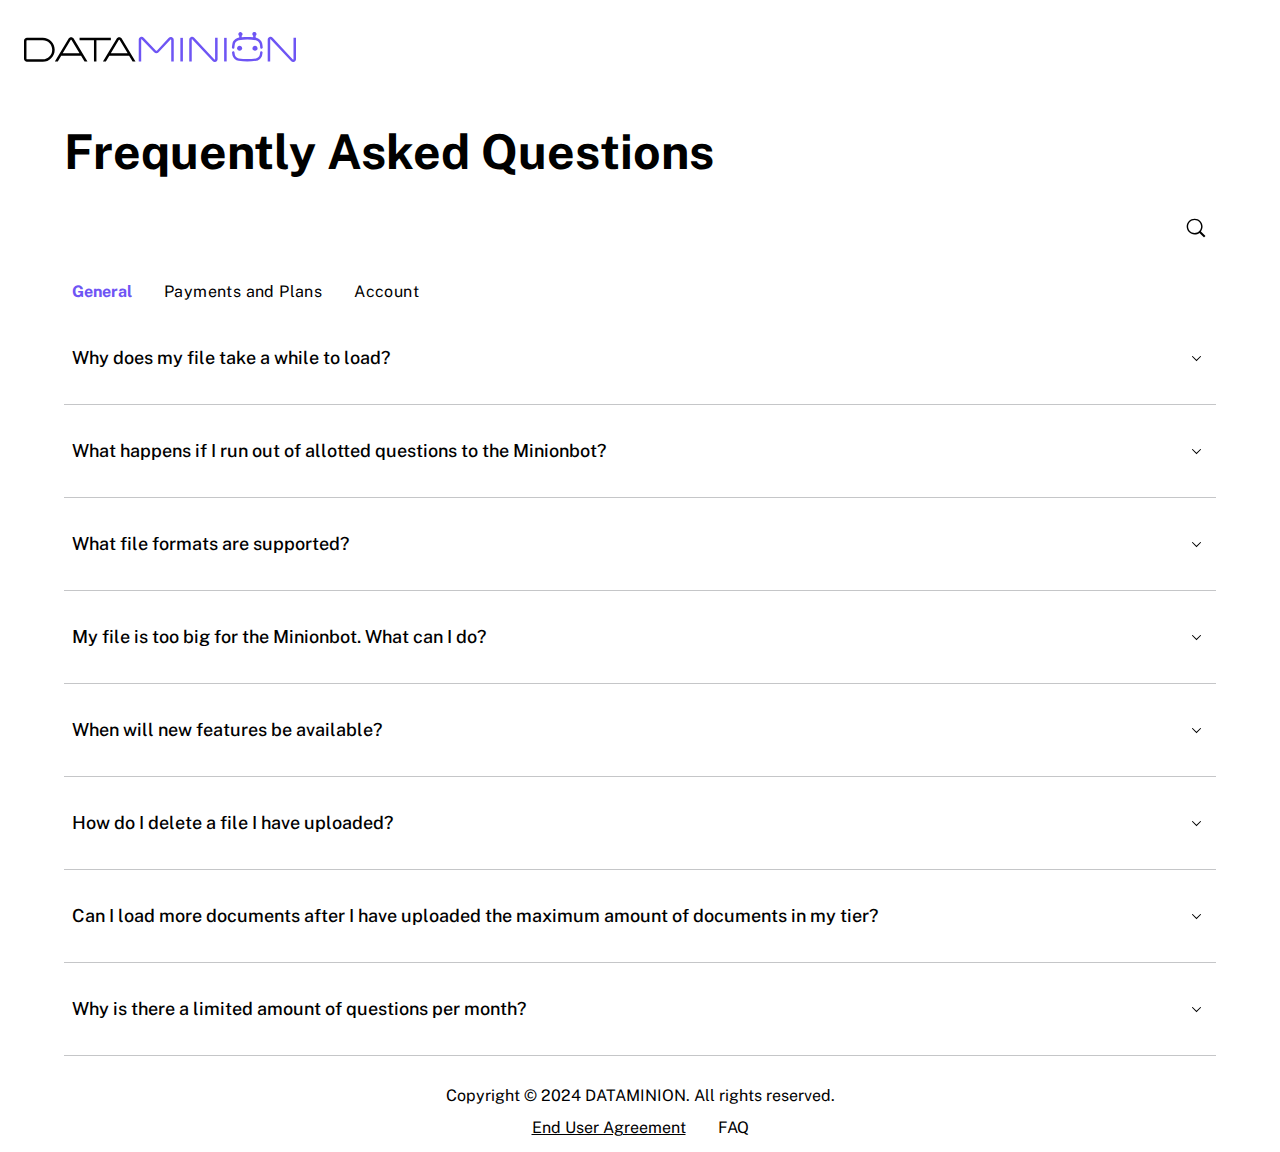
<file: faq/index.html>
<!doctype html>
<html lang="en">
  <head>
    <meta charset="UTF-8" />
    <meta name="viewport" content="width=device-width, initial-scale=1.0" />
    <title>FAQs | DATAMINION</title>
    <link rel="icon" type="image/x-icon" href="../assets/favicon.ico" />
    <link href="style.css" rel="stylesheet" type="text/css" />
    <script src="script.js" defer></script>
    <style>
      @font-face {
        font-family: "Public Sans";
        src: url("../assets/public-sans.ttf");
      }
      :root {
        font-family: "Public Sans";
      }
    </style>
  </head>
  <body>
    <div id="root">
      <div
        class="flex flex-col sm:flex-row justify-between w-full h-24 p-4 sm:py-6"
      >
        <a class="h-12 w-72 max-w-full" href="/">
          <img src="../assets/minion.svg" class="m-2"
        /></a>
      </div>
      <p class="text-3xl md:text-5xl font-bold p-8 md:px-16 font-publicSans">
        Frequently Asked Questions
      </p>
      <div
        id="main"
        class="min-h-[calc(100vh-18rem)] w-full pb-4 px-8 md:px-16 font-publicSans"
      >
        <!-- Search bar -->
        <span class="flex justify-end h-[4rem] relative">
          <input
            oninput="handleInput(event)"
            class="toggle-search hidden w-full h-10 text-base px-10 bg-white border border-slate"
            placeholder="Looking for something?"
            value=""
          />
          <img
            id="search-open"
            class="toggle-search h-10 p-1 cursor-pointer"
            src="../assets/search.svg"
          />
          <img
            id="search-close"
            class="toggle-search hidden absolute right-0 h-10 cursor-pointer"
            src="../assets/close.svg"
          />
          <img
            class="toggle-search hidden absolute left-0 h-10 p-1"
            src="../assets/search.svg"
          />
        </span>
        <!-- Search label -->
        <nav
          id="search-label"
          class="hidden flex flex-col xs:flex-row gap-4 items-start"
        >
          <p>Showing results for: <b id="search-query">as</b></p>
        </nav>
        <!-- Search fail -->
        <nav
          id="search-fail"
          class="hidden flex flex-col xs:flex-row gap-4 items-start"
        >
          <p>
            Sorry, we could not find any results to match your search criteria.
            <br />Please try again with some different keywords.
          </p>
        </nav>
        <!-- Menu tabs -->
        <nav
          id="search-tabs"
          class="flex flex-col xs:flex-row gap-4 items-start"
        ></nav>
        <!-- Questions -->
      </div>
      <div
        class="flex flex-col justify-center gap-2 items-center w-full h-[5rem] p-4"
      >
        <p class="text-center text-xs sm:text-base">
          Copyright © 2024 DATAMINION. All rights reserved.
        </p>
        <div class="flex justify-center gap-8">
          <a
            class="text-xs sm:text-base underline hover:text-blue transition-colors"
            href="/tos"
            >End User Agreement</a
          >
          <p class="text-xs sm:text-base">FAQ</p>
        </div>
      </div>
    </div>
  </body>
</html>
</file>
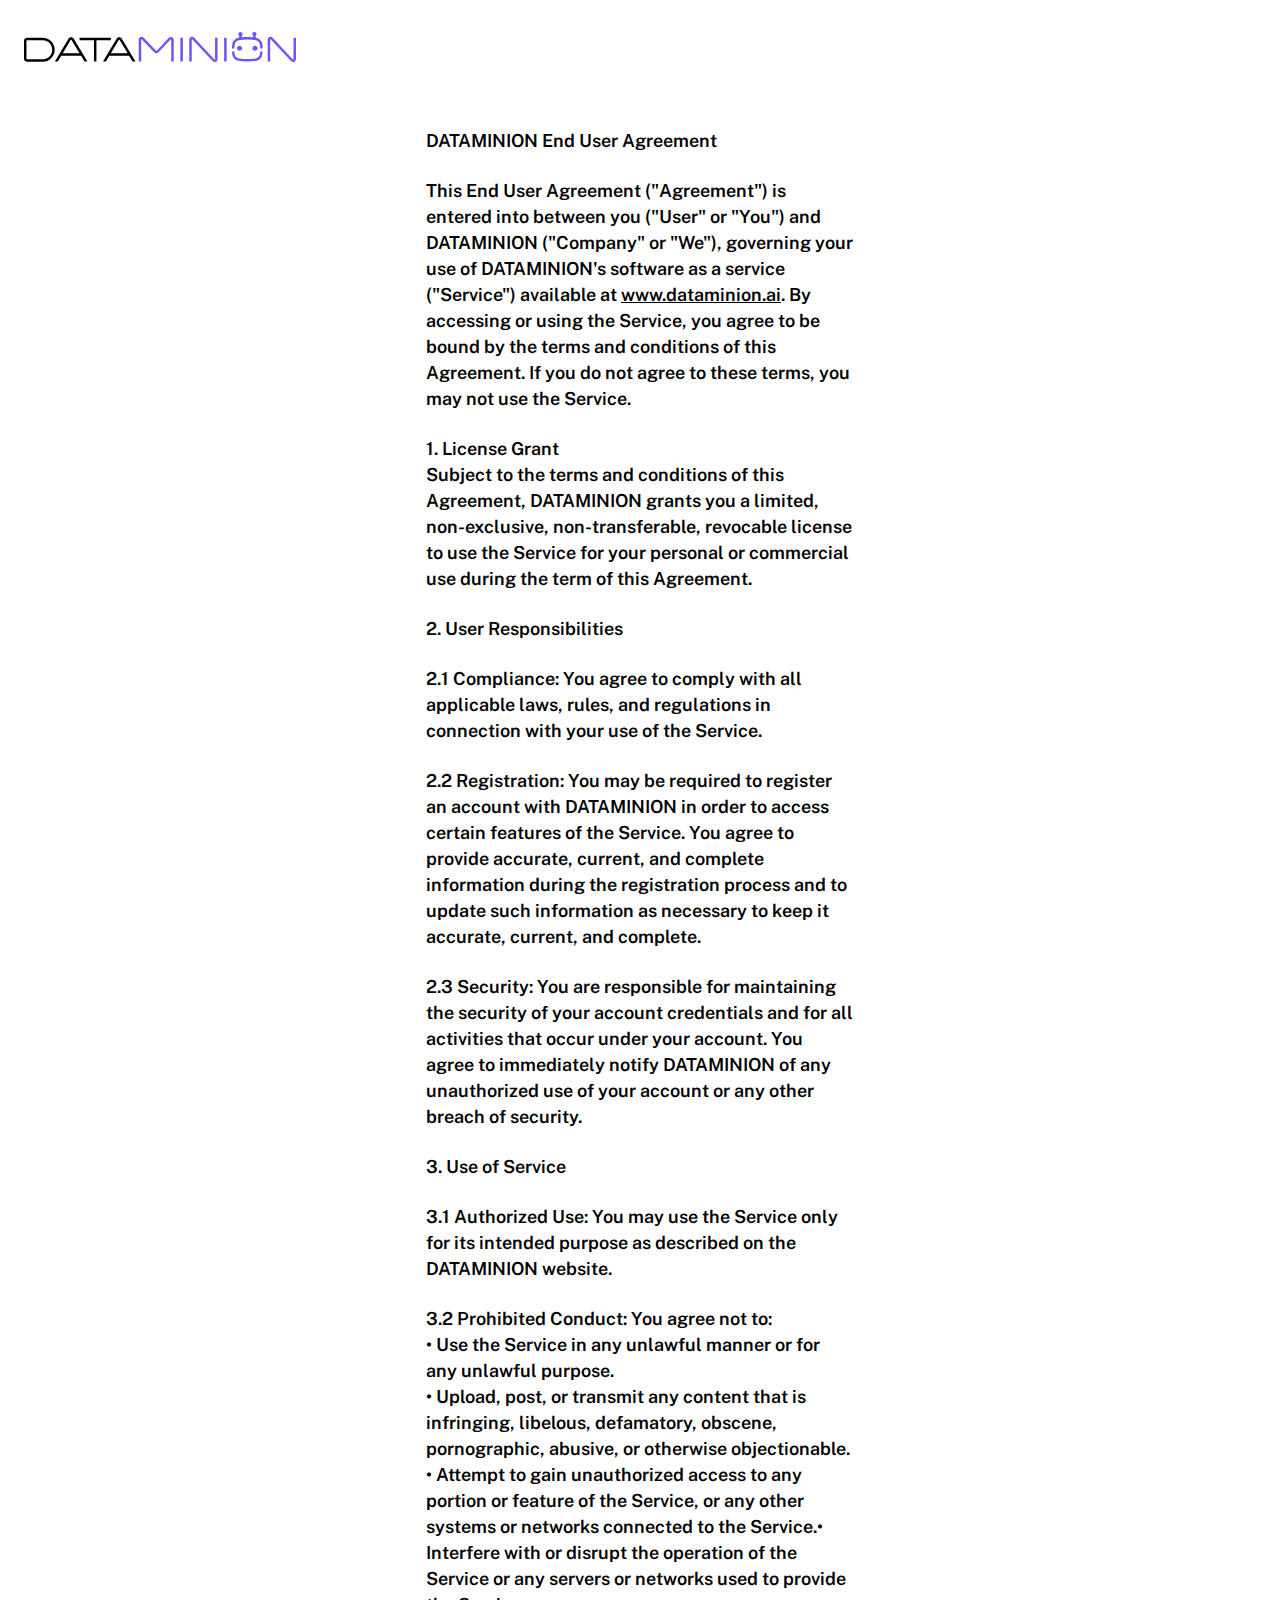
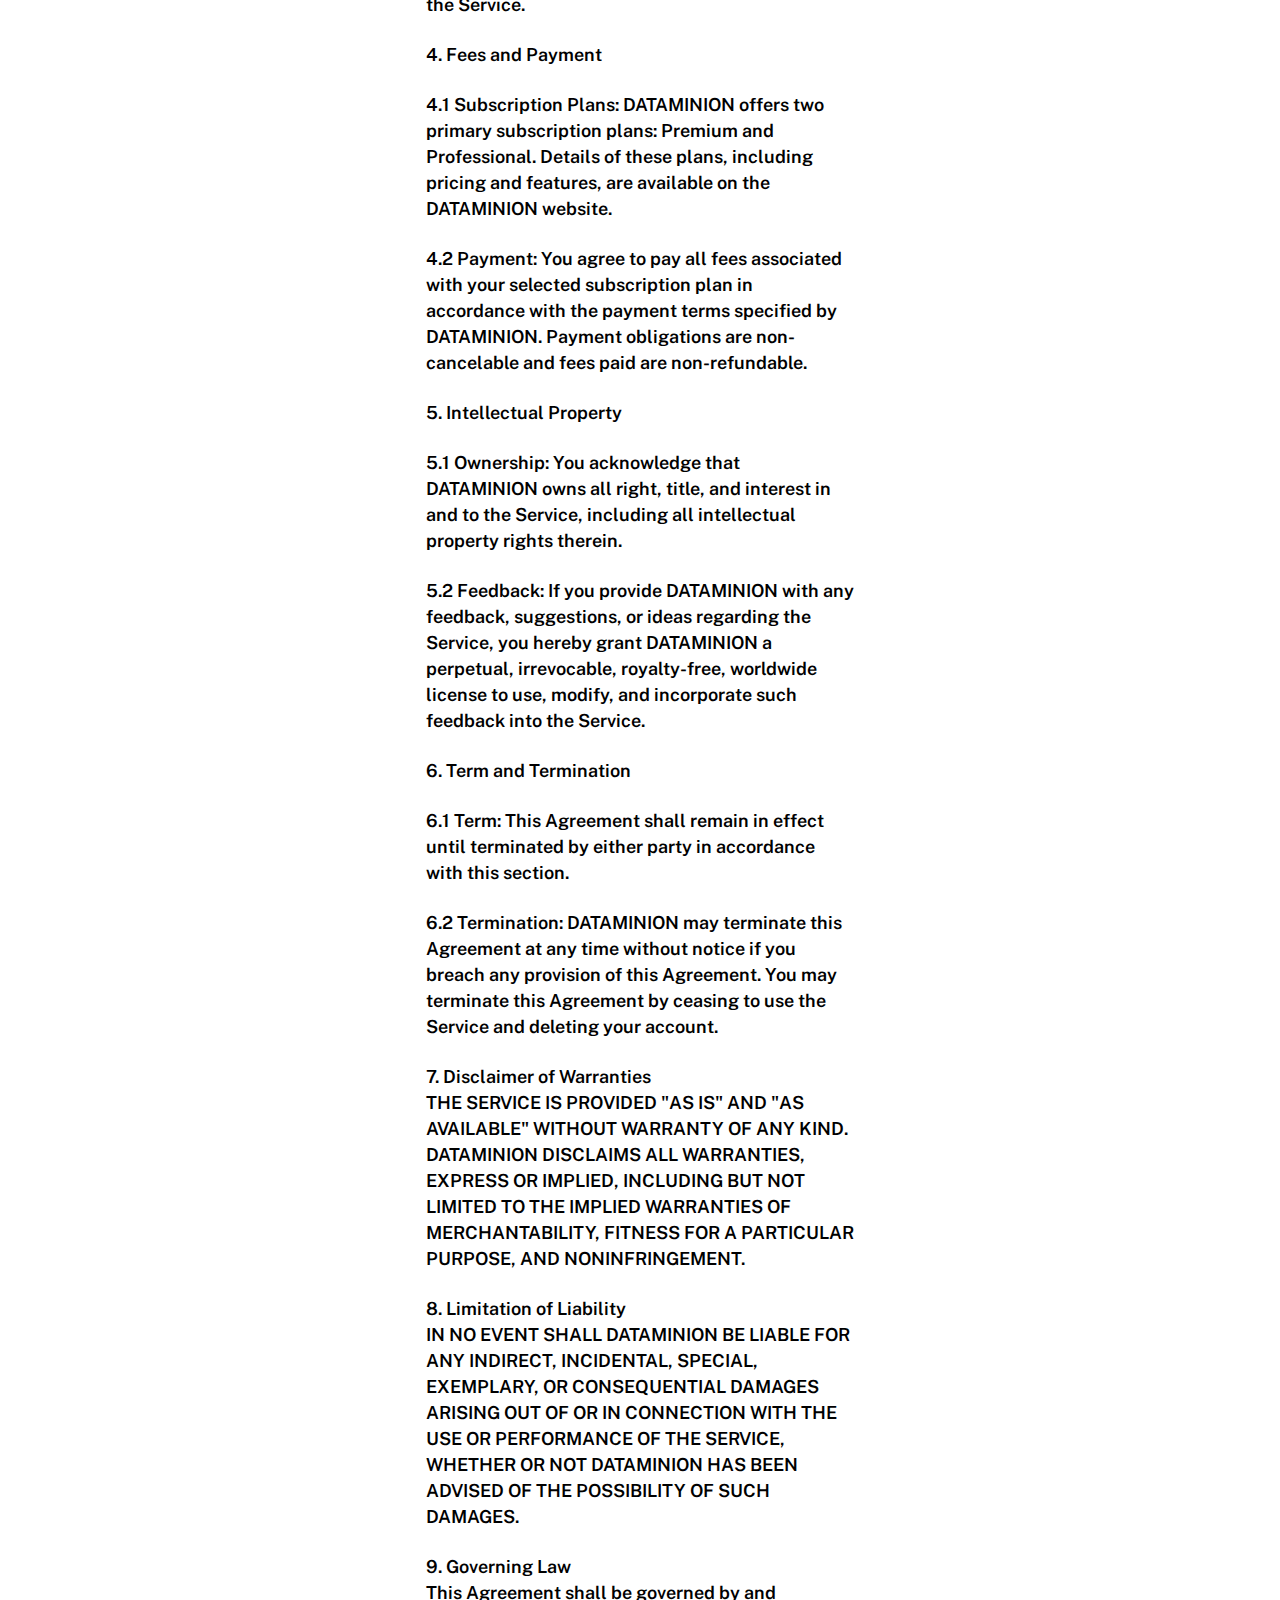
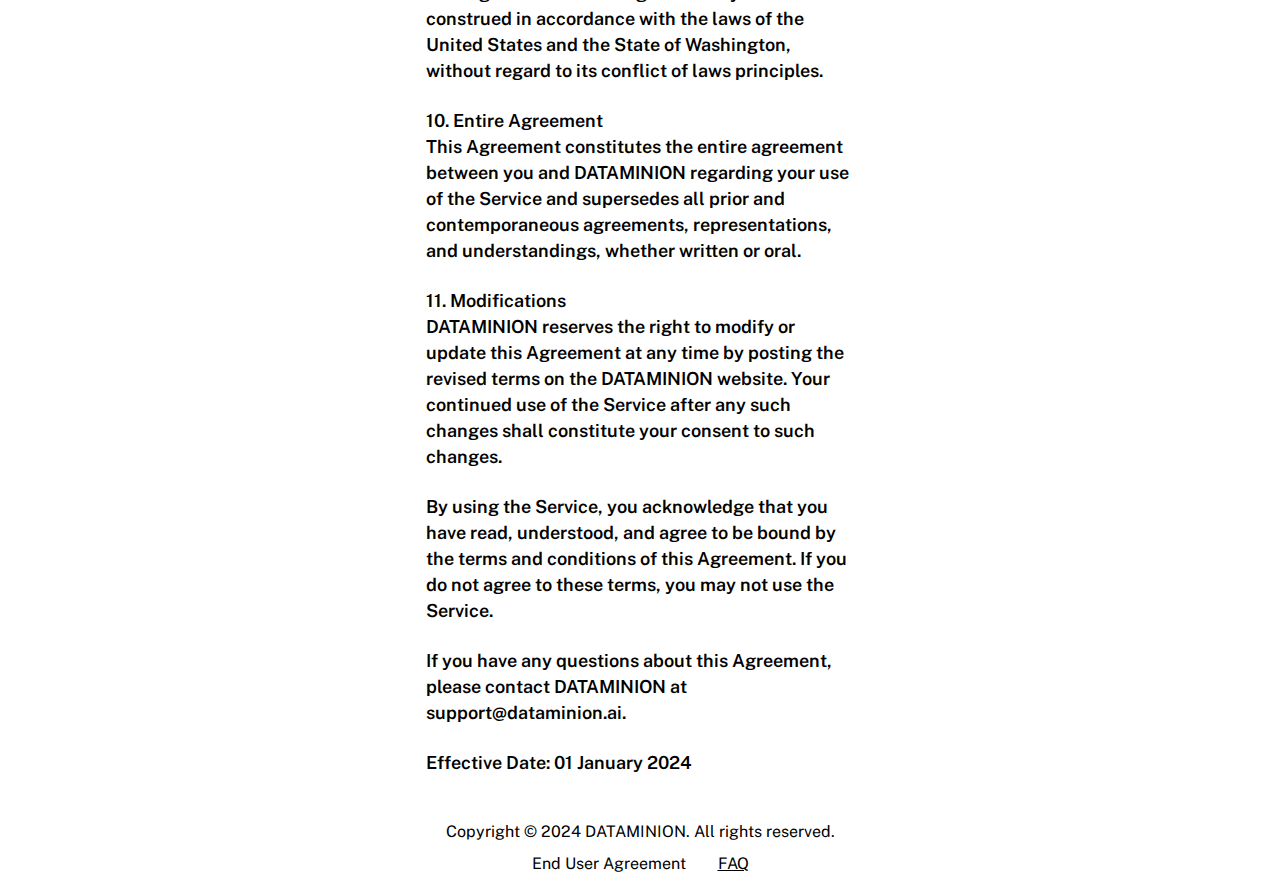
<file: tos/index.html>
<!doctype html>
<html lang="en">
  <head>
    <meta charset="UTF-8" />
    <meta name="viewport" content="width=device-width, initial-scale=1.0" />
    <title>End User Agreement | DATAMINION</title>
    <link rel="icon" type="image/x-icon" href="../assets/favicon.ico" />
    <link href="style.css" rel="stylesheet" type="text/css" />
    <style>
      @font-face {
        font-family: "Public Sans";
        src: url("../assets/public-sans.ttf");
      }
      :root {
        font-family: "Public Sans";
      }
    </style>
  </head>
  <body>
    <div id="root">
      <div
        class="flex flex-col sm:flex-row justify-between w-full h-24 p-4 sm:py-6"
      >
        <a class="h-12 w-72 max-w-full" href="/"
          ><img src="../assets/minion.svg" class="m-2"
        /></a>
      </div>
      <div class="flex justify-center font-publicSans p-4 sm:p-8">
        <div
          class="flex flex-col gap-2 md:gap-6 w-[428px] font-semibold text-xs sm:text-base md:text-lg md:leading-[26px]"
        >
          <p>DATAMINION End User Agreement</p>
          <p>
            This End User Agreement ("Agreement") is entered into between you
            ("User" or "You") and DATAMINION ("Company" or "We"), governing your
            use of DATAMINION's software as a service ("Service") available at
            <a href="https://www.dataminion.ai" class="underline"
              >www.dataminion.ai</a
            >. By accessing or using the Service, you agree to be bound by the
            terms and conditions of this Agreement. If you do not agree to these
            terms, you may not use the Service.
          </p>
          <p>
            1. License Grant<br />Subject to the terms and conditions of this
            Agreement, DATAMINION grants you a limited, non-exclusive,
            non-transferable, revocable license to use the Service for your
            personal or commercial use during the term of this Agreement.
          </p>
          <p>2. User Responsibilities</p>
          <p>
            2.1 Compliance: You agree to comply with all applicable laws, rules,
            and regulations in connection with your use of the Service.
          </p>
          <p>
            2.2 Registration: You may be required to register an account with
            DATAMINION in order to access certain features of the Service. You
            agree to provide accurate, current, and complete information during
            the registration process and to update such information as necessary
            to keep it accurate, current, and complete.
          </p>
          <p>
            2.3 Security: You are responsible for maintaining the security of
            your account credentials and for all activities that occur under
            your account. You agree to immediately notify DATAMINION of any
            unauthorized use of your account or any other breach of security.
          </p>
          <p>3. Use of Service</p>
          <p>
            3.1 Authorized Use: You may use the Service only for its intended
            purpose as described on the DATAMINION website.
          </p>
          <p>
            3.2 Prohibited Conduct: You agree not to:<br />• Use the Service in
            any unlawful manner or for any unlawful purpose.<br />• Upload,
            post, or transmit any content that is infringing, libelous,
            defamatory, obscene, pornographic, abusive, or otherwise
            objectionable.<br />• Attempt to gain unauthorized access to any
            portion or feature of the Service, or any other systems or networks
            connected to the Service.• Interfere with or disrupt the operation
            of the Service or any servers or networks used to provide the
            Service.
          </p>
          <p>4. Fees and Payment</p>
          <p>
            4.1 Subscription Plans: DATAMINION offers two primary subscription
            plans: Premium and Professional. Details of these plans, including
            pricing and features, are available on the DATAMINION website.
          </p>
          <p>
            4.2 Payment: You agree to pay all fees associated with your selected
            subscription plan in accordance with the payment terms specified by
            DATAMINION. Payment obligations are non-cancelable and fees paid are
            non-refundable.
          </p>
          <p>5. Intellectual Property</p>
          <p>
            5.1 Ownership: You acknowledge that DATAMINION owns all right,
            title, and interest in and to the Service, including all
            intellectual property rights therein.
          </p>
          <p>
            5.2 Feedback: If you provide DATAMINION with any feedback,
            suggestions, or ideas regarding the Service, you hereby grant
            DATAMINION a perpetual, irrevocable, royalty-free, worldwide license
            to use, modify, and incorporate such feedback into the Service.
          </p>
          <p>6. Term and Termination</p>
          <p>
            6.1 Term: This Agreement shall remain in effect until terminated by
            either party in accordance with this section.
          </p>
          <p>
            6.2 Termination: DATAMINION may terminate this Agreement at any time
            without notice if you breach any provision of this Agreement. You
            may terminate this Agreement by ceasing to use the Service and
            deleting your account.
          </p>
          <p>
            7. Disclaimer of Warranties<br />THE SERVICE IS PROVIDED "AS IS" AND
            "AS AVAILABLE" WITHOUT WARRANTY OF ANY KIND. DATAMINION DISCLAIMS
            ALL WARRANTIES, EXPRESS OR IMPLIED, INCLUDING BUT NOT LIMITED TO THE
            IMPLIED WARRANTIES OF MERCHANTABILITY, FITNESS FOR A PARTICULAR
            PURPOSE, AND NONINFRINGEMENT.
          </p>
          <p>
            8. Limitation of Liability<br />IN NO EVENT SHALL DATAMINION BE
            LIABLE FOR ANY INDIRECT, INCIDENTAL, SPECIAL, EXEMPLARY, OR
            CONSEQUENTIAL DAMAGES ARISING OUT OF OR IN CONNECTION WITH THE USE
            OR PERFORMANCE OF THE SERVICE, WHETHER OR NOT DATAMINION HAS BEEN
            ADVISED OF THE POSSIBILITY OF SUCH DAMAGES.
          </p>
          <p>
            9. Governing Law<br />This Agreement shall be governed by and
            construed in accordance with the laws of the United States and the
            State of Washington, without regard to its conflict of laws
            principles.
          </p>
          <p>
            10. Entire Agreement<br />This Agreement constitutes the entire
            agreement between you and DATAMINION regarding your use of the
            Service and supersedes all prior and contemporaneous agreements,
            representations, and understandings, whether written or oral.
          </p>
          <p>
            11. Modifications<br />DATAMINION reserves the right to modify or
            update this Agreement at any time by posting the revised terms on
            the DATAMINION website. Your continued use of the Service after any
            such changes shall constitute your consent to such changes.
          </p>
          <p>
            By using the Service, you acknowledge that you have read,
            understood, and agree to be bound by the terms and conditions of
            this Agreement. If you do not agree to these terms, you may not use
            the Service.
          </p>
          <p>
            If you have any questions about this Agreement, please contact
            DATAMINION at support@dataminion.ai.
          </p>
          <p>Effective Date: 01 January 2024</p>
        </div>
      </div>
      <div
        class="flex flex-col justify-center gap-2 items-center w-full h-[5rem] p-4"
      >
        <p class="text-center text-xs sm:text-base">
          Copyright © 2024 DATAMINION. All rights reserved.
        </p>
        <div class="flex justify-center gap-8">
          <p class="text-xs sm:text-base">End User Agreement</p>
          <a
            class="text-xs sm:text-base underline hover:text-blue transition-colors"
            href="/faq"
            >FAQ</a
          >
        </div>
      </div>
    </div>
  </body>
</html>
</file>
<file: faq/style.css>
/*! tailwindcss v3.4.10 | MIT License | https://tailwindcss.com*/
*,
:after,
:before {
  border: 0 solid;
  box-sizing: border-box;
}
:after,
:before {
  --tw-content: "";
}
:host,
html {
  line-height: 1.5;
  -webkit-text-size-adjust: 100%;
  font-family:
    ui-sans-serif,
    system-ui,
    sans-serif,
    Apple Color Emoji,
    Segoe UI Emoji,
    Segoe UI Symbol,
    Noto Color Emoji;
  font-feature-settings: normal;
  font-variation-settings: normal;
  -moz-tab-size: 4;
  -o-tab-size: 4;
  tab-size: 4;
  -webkit-tap-highlight-color: transparent;
}
body {
  line-height: inherit;
  margin: 0;
}
hr {
  border-top-width: 1px;
  color: inherit;
  height: 0;
}
abbr:where([title]) {
  -webkit-text-decoration: underline dotted;
  text-decoration: underline dotted;
}
h1,
h2,
h3,
h4,
h5,
h6 {
  font-size: inherit;
  font-weight: inherit;
}
a {
  color: inherit;
  text-decoration: inherit;
}
b,
strong {
  font-weight: bolder;
}
code,
kbd,
pre,
samp {
  font-family:
    ui-monospace,
    SFMono-Regular,
    Menlo,
    Monaco,
    Consolas,
    Liberation Mono,
    Courier New,
    monospace;
  font-feature-settings: normal;
  font-size: 1em;
  font-variation-settings: normal;
}
small {
  font-size: 80%;
}
sub,
sup {
  font-size: 75%;
  line-height: 0;
  position: relative;
  vertical-align: initial;
}
sub {
  bottom: -0.25em;
}
sup {
  top: -0.5em;
}
table {
  border-collapse: collapse;
  border-color: inherit;
  text-indent: 0;
}
button,
input,
optgroup,
select,
textarea {
  color: inherit;
  font-family: inherit;
  font-feature-settings: inherit;
  font-size: 100%;
  font-variation-settings: inherit;
  font-weight: inherit;
  letter-spacing: inherit;
  line-height: inherit;
  margin: 0;
  padding: 0;
}
button,
select {
  text-transform: none;
}
button,
input:where([type="button"]),
input:where([type="reset"]),
input:where([type="submit"]) {
  -webkit-appearance: button;
  background-color: initial;
  background-image: none;
}
:-moz-focusring {
  outline: auto;
}
:-moz-ui-invalid {
  box-shadow: none;
}
progress {
  vertical-align: initial;
}
::-webkit-inner-spin-button,
::-webkit-outer-spin-button {
  height: auto;
}
[type="search"] {
  -webkit-appearance: textfield;
  outline-offset: -2px;
}
::-webkit-search-decoration {
  -webkit-appearance: none;
}
::-webkit-file-upload-button {
  -webkit-appearance: button;
  font: inherit;
}
summary {
  display: list-item;
}
blockquote,
dd,
dl,
figure,
h1,
h2,
h3,
h4,
h5,
h6,
hr,
p,
pre {
  margin: 0;
}
fieldset {
  margin: 0;
}
fieldset,
legend {
  padding: 0;
}
menu,
ol,
ul {
  list-style: none;
  margin: 0;
  padding: 0;
}
dialog {
  padding: 0;
}
textarea {
  resize: vertical;
}
input::-moz-placeholder,
textarea::-moz-placeholder {
  color: #9ca3af;
  opacity: 1;
}
input::placeholder,
textarea::placeholder {
  color: #9ca3af;
  opacity: 1;
}
[role="button"],
button {
  cursor: pointer;
}
:disabled {
  cursor: default;
}
audio,
canvas,
embed,
iframe,
img,
object,
svg,
video {
  display: block;
  vertical-align: middle;
}
img,
video {
  height: auto;
  max-width: 100%;
}
[hidden] {
  display: none;
}
*,
::backdrop,
:after,
:before {
  --tw-border-spacing-x: 0;
  --tw-border-spacing-y: 0;
  --tw-translate-x: 0;
  --tw-translate-y: 0;
  --tw-rotate: 0;
  --tw-skew-x: 0;
  --tw-skew-y: 0;
  --tw-scale-x: 1;
  --tw-scale-y: 1;
  --tw-pan-x: ;
  --tw-pan-y: ;
  --tw-pinch-zoom: ;
  --tw-scroll-snap-strictness: proximity;
  --tw-gradient-from-position: ;
  --tw-gradient-via-position: ;
  --tw-gradient-to-position: ;
  --tw-ordinal: ;
  --tw-slashed-zero: ;
  --tw-numeric-figure: ;
  --tw-numeric-spacing: ;
  --tw-numeric-fraction: ;
  --tw-ring-inset: ;
  --tw-ring-offset-width: 0px;
  --tw-ring-offset-color: #fff;
  --tw-ring-color: #3b82f680;
  --tw-ring-offset-shadow: 0 0 #0000;
  --tw-ring-shadow: 0 0 #0000;
  --tw-shadow: 0 0 #0000;
  --tw-shadow-colored: 0 0 #0000;
  --tw-blur: ;
  --tw-brightness: ;
  --tw-contrast: ;
  --tw-grayscale: ;
  --tw-hue-rotate: ;
  --tw-invert: ;
  --tw-saturate: ;
  --tw-sepia: ;
  --tw-drop-shadow: ;
  --tw-backdrop-blur: ;
  --tw-backdrop-brightness: ;
  --tw-backdrop-contrast: ;
  --tw-backdrop-grayscale: ;
  --tw-backdrop-hue-rotate: ;
  --tw-backdrop-invert: ;
  --tw-backdrop-opacity: ;
  --tw-backdrop-saturate: ;
  --tw-backdrop-sepia: ;
  --tw-contain-size: ;
  --tw-contain-layout: ;
  --tw-contain-paint: ;
  --tw-contain-style: ;
}
.absolute {
  position: absolute;
}
.relative {
  position: relative;
}
.left-0 {
  left: 0;
}
.right-0 {
  right: 0;
}
.m-2 {
  margin: 0.5rem;
}
.flex {
  display: flex;
}
.hidden {
  display: none;
}
.h-10 {
  height: 2.5rem;
}
.h-12 {
  height: 3rem;
}
.h-24 {
  height: 6rem;
}
.h-\[4rem\] {
  height: 4rem;
}
.h-\[5rem\] {
  height: 5rem;
}
.min-h-\[calc\(100vh-18rem\)\] {
  min-height: calc(100vh - 18rem);
}
.w-72 {
  width: 18rem;
}
.w-full {
  width: 100%;
}
.max-w-full {
  max-width: 100%;
}
.flex-1 {
  flex: 1 1 0%;
}
.cursor-pointer {
  cursor: pointer;
}
.flex-col {
  flex-direction: column;
}
.items-start {
  align-items: flex-start;
}
.items-center {
  align-items: center;
}
.justify-end {
  justify-content: flex-end;
}
.justify-center {
  justify-content: center;
}
.justify-between {
  justify-content: space-between;
}
.gap-2 {
  gap: 0.5rem;
}
.gap-4 {
  gap: 1rem;
}
.gap-8 {
  gap: 2rem;
}
.border {
  border-width: 1px;
}
.border-b {
  border-bottom-width: 1px;
}
.border-slate {
  --tw-border-opacity: 1;
  border-color: rgb(197 198 200 / var(--tw-border-opacity));
}
.bg-white {
  --tw-bg-opacity: 1;
  background-color: rgb(255 255 255 / var(--tw-bg-opacity));
}
.p-1 {
  padding: 0.25rem;
}
.p-4 {
  padding: 1rem;
}
.p-8 {
  padding: 2rem;
}
.px-10 {
  padding-left: 2.5rem;
  padding-right: 2.5rem;
}
.px-8 {
  padding-left: 2rem;
  padding-right: 2rem;
}
.py-4 {
  padding-top: 1rem;
}
.pb-4,
.py-4 {
  padding-bottom: 1rem;
}
.text-center {
  text-align: center;
}
.font-publicSans {
  font-family:
    Public Sans,
    sans-serif;
}
.text-3xl {
  font-size: 1.875rem;
  line-height: 2.25rem;
}
.text-base {
  font-size: 1rem;
  line-height: 1.5rem;
}
.text-lg {
  font-size: 1.125rem;
  line-height: 1.75rem;
}
.text-xs {
  font-size: 0.75rem;
  line-height: 1rem;
}
.font-bold {
  font-weight: 700;
}
.font-medium {
  font-weight: 500;
}
.tracking-wide {
  letter-spacing: 0.025em;
}
.text-purple {
  --tw-text-opacity: 1;
  color: rgb(110 85 244 / var(--tw-text-opacity));
}
.underline {
  text-decoration-line: underline;
}
.transition-colors {
  transition-duration: 0.15s;
  transition-property: color, background-color, border-color,
    text-decoration-color, fill, stroke;
  transition-timing-function: cubic-bezier(0.4, 0, 0.2, 1);
}
.hover\:text-blue:hover {
  --tw-text-opacity: 1;
  color: rgb(30 136 229 / var(--tw-text-opacity));
}
.hover\:text-purple:hover {
  --tw-text-opacity: 1;
  color: rgb(110 85 244 / var(--tw-text-opacity));
}
@media (min-width: 480px) {
  .xs\:flex-row {
    flex-direction: row;
  }
}
@media (min-width: 640px) {
  .sm\:flex-row {
    flex-direction: row;
  }
  .sm\:py-6 {
    padding-bottom: 1.5rem;
    padding-top: 1.5rem;
  }
  .sm\:text-base {
    font-size: 1rem;
    line-height: 1.5rem;
  }
}
@media (min-width: 768px) {
  .md\:p-2 {
    padding: 0.5rem;
  }
  .md\:px-16 {
    padding-left: 4rem;
    padding-right: 4rem;
  }
  .md\:px-2 {
    padding-left: 0.5rem;
    padding-right: 0.5rem;
  }
  .md\:text-5xl {
    font-size: 3rem;
    line-height: 1;
  }
}
</file>
<file: tos/style.css>
/*! tailwindcss v3.4.10 | MIT License | https://tailwindcss.com*/
*,
:after,
:before {
  border: 0 solid;
  box-sizing: border-box;
}
:after,
:before {
  --tw-content: "";
}
:host,
html {
  line-height: 1.5;
  -webkit-text-size-adjust: 100%;
  font-family:
    ui-sans-serif,
    system-ui,
    sans-serif,
    Apple Color Emoji,
    Segoe UI Emoji,
    Segoe UI Symbol,
    Noto Color Emoji;
  font-feature-settings: normal;
  font-variation-settings: normal;
  -moz-tab-size: 4;
  -o-tab-size: 4;
  tab-size: 4;
  -webkit-tap-highlight-color: transparent;
}
body {
  line-height: inherit;
  margin: 0;
}
hr {
  border-top-width: 1px;
  color: inherit;
  height: 0;
}
abbr:where([title]) {
  -webkit-text-decoration: underline dotted;
  text-decoration: underline dotted;
}
h1,
h2,
h3,
h4,
h5,
h6 {
  font-size: inherit;
  font-weight: inherit;
}
a {
  color: inherit;
  text-decoration: inherit;
}
b,
strong {
  font-weight: bolder;
}
code,
kbd,
pre,
samp {
  font-family:
    ui-monospace,
    SFMono-Regular,
    Menlo,
    Monaco,
    Consolas,
    Liberation Mono,
    Courier New,
    monospace;
  font-feature-settings: normal;
  font-size: 1em;
  font-variation-settings: normal;
}
small {
  font-size: 80%;
}
sub,
sup {
  font-size: 75%;
  line-height: 0;
  position: relative;
  vertical-align: initial;
}
sub {
  bottom: -0.25em;
}
sup {
  top: -0.5em;
}
table {
  border-collapse: collapse;
  border-color: inherit;
  text-indent: 0;
}
button,
input,
optgroup,
select,
textarea {
  color: inherit;
  font-family: inherit;
  font-feature-settings: inherit;
  font-size: 100%;
  font-variation-settings: inherit;
  font-weight: inherit;
  letter-spacing: inherit;
  line-height: inherit;
  margin: 0;
  padding: 0;
}
button,
select {
  text-transform: none;
}
button,
input:where([type="button"]),
input:where([type="reset"]),
input:where([type="submit"]) {
  -webkit-appearance: button;
  background-color: initial;
  background-image: none;
}
:-moz-focusring {
  outline: auto;
}
:-moz-ui-invalid {
  box-shadow: none;
}
progress {
  vertical-align: initial;
}
::-webkit-inner-spin-button,
::-webkit-outer-spin-button {
  height: auto;
}
[type="search"] {
  -webkit-appearance: textfield;
  outline-offset: -2px;
}
::-webkit-search-decoration {
  -webkit-appearance: none;
}
::-webkit-file-upload-button {
  -webkit-appearance: button;
  font: inherit;
}
summary {
  display: list-item;
}
blockquote,
dd,
dl,
figure,
h1,
h2,
h3,
h4,
h5,
h6,
hr,
p,
pre {
  margin: 0;
}
fieldset {
  margin: 0;
}
fieldset,
legend {
  padding: 0;
}
menu,
ol,
ul {
  list-style: none;
  margin: 0;
  padding: 0;
}
dialog {
  padding: 0;
}
textarea {
  resize: vertical;
}
input::-moz-placeholder,
textarea::-moz-placeholder {
  color: #9ca3af;
  opacity: 1;
}
input::placeholder,
textarea::placeholder {
  color: #9ca3af;
  opacity: 1;
}
[role="button"],
button {
  cursor: pointer;
}
:disabled {
  cursor: default;
}
audio,
canvas,
embed,
iframe,
img,
object,
svg,
video {
  display: block;
  vertical-align: middle;
}
img,
video {
  height: auto;
  max-width: 100%;
}
[hidden] {
  display: none;
}
*,
::backdrop,
:after,
:before {
  --tw-border-spacing-x: 0;
  --tw-border-spacing-y: 0;
  --tw-translate-x: 0;
  --tw-translate-y: 0;
  --tw-rotate: 0;
  --tw-skew-x: 0;
  --tw-skew-y: 0;
  --tw-scale-x: 1;
  --tw-scale-y: 1;
  --tw-pan-x: ;
  --tw-pan-y: ;
  --tw-pinch-zoom: ;
  --tw-scroll-snap-strictness: proximity;
  --tw-gradient-from-position: ;
  --tw-gradient-via-position: ;
  --tw-gradient-to-position: ;
  --tw-ordinal: ;
  --tw-slashed-zero: ;
  --tw-numeric-figure: ;
  --tw-numeric-spacing: ;
  --tw-numeric-fraction: ;
  --tw-ring-inset: ;
  --tw-ring-offset-width: 0px;
  --tw-ring-offset-color: #fff;
  --tw-ring-color: #3b82f680;
  --tw-ring-offset-shadow: 0 0 #0000;
  --tw-ring-shadow: 0 0 #0000;
  --tw-shadow: 0 0 #0000;
  --tw-shadow-colored: 0 0 #0000;
  --tw-blur: ;
  --tw-brightness: ;
  --tw-contrast: ;
  --tw-grayscale: ;
  --tw-hue-rotate: ;
  --tw-invert: ;
  --tw-saturate: ;
  --tw-sepia: ;
  --tw-drop-shadow: ;
  --tw-backdrop-blur: ;
  --tw-backdrop-brightness: ;
  --tw-backdrop-contrast: ;
  --tw-backdrop-grayscale: ;
  --tw-backdrop-hue-rotate: ;
  --tw-backdrop-invert: ;
  --tw-backdrop-opacity: ;
  --tw-backdrop-saturate: ;
  --tw-backdrop-sepia: ;
  --tw-contain-size: ;
  --tw-contain-layout: ;
  --tw-contain-paint: ;
  --tw-contain-style: ;
}
.m-2 {
  margin: 0.5rem;
}
.flex {
  display: flex;
}
.h-12 {
  height: 3rem;
}
.h-24 {
  height: 6rem;
}
.h-\[5rem\] {
  height: 5rem;
}
.w-72 {
  width: 18rem;
}
.w-\[428px\] {
  width: 428px;
}
.w-full {
  width: 100%;
}
.max-w-full {
  max-width: 100%;
}
.flex-col {
  flex-direction: column;
}
.items-center {
  align-items: center;
}
.justify-center {
  justify-content: center;
}
.justify-between {
  justify-content: space-between;
}
.gap-2 {
  gap: 0.5rem;
}
.gap-8 {
  gap: 2rem;
}
.p-4 {
  padding: 1rem;
}
.text-center {
  text-align: center;
}
.font-publicSans {
  font-family:
    Public Sans,
    sans-serif;
}
.text-xs {
  font-size: 0.75rem;
  line-height: 1rem;
}
.font-semibold {
  font-weight: 600;
}
.underline {
  text-decoration-line: underline;
}
.transition-colors {
  transition-duration: 0.15s;
  transition-property: color, background-color, border-color,
    text-decoration-color, fill, stroke;
  transition-timing-function: cubic-bezier(0.4, 0, 0.2, 1);
}
.hover\:text-blue:hover {
  --tw-text-opacity: 1;
  color: rgb(30 136 229 / var(--tw-text-opacity));
}
@media (min-width: 640px) {
  .sm\:flex-row {
    flex-direction: row;
  }
  .sm\:p-8 {
    padding: 2rem;
  }
  .sm\:py-6 {
    padding-bottom: 1.5rem;
    padding-top: 1.5rem;
  }
  .sm\:text-base {
    font-size: 1rem;
    line-height: 1.5rem;
  }
}
@media (min-width: 768px) {
  .md\:gap-6 {
    gap: 1.5rem;
  }
  .md\:text-lg {
    font-size: 1.125rem;
    line-height: 1.75rem;
  }
  .md\:leading-\[26px\] {
    line-height: 26px;
  }
}
</file>
